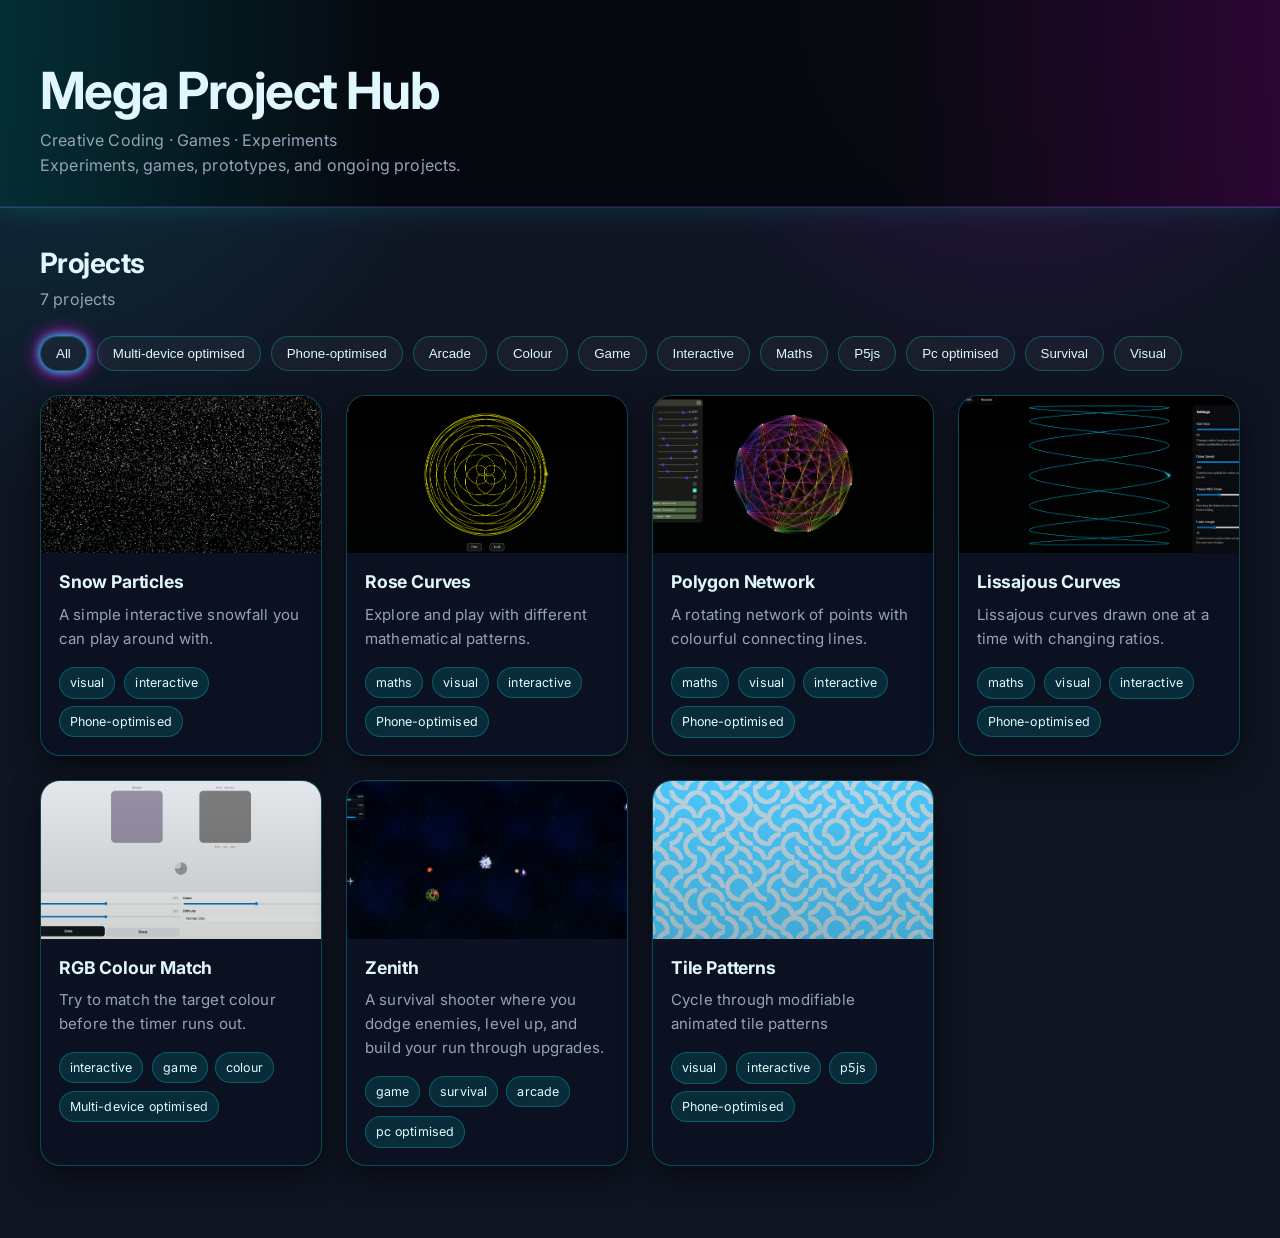
<file: index.html>
<!DOCTYPE html>
<html lang="en">
<head>
  <meta charset="UTF-8" />
  <meta name="viewport" content="width=device-width, initial-scale=1.0" />
  <title>Mega Project Hub</title>

  <!-- Font -->
  <link rel="preconnect" href="https://fonts.googleapis.com">
  <link rel="preconnect" href="https://fonts.gstatic.com" crossorigin>
  <link href="https://fonts.googleapis.com/css2?family=Inter:wght@400;500;600;700&display=swap" rel="stylesheet">

  <!-- CSS -->
  <link rel="stylesheet" href="css/main.css?v=2" />

  <!-- Favicon -->
  <link rel="icon" href="favicon.ico">
</head>

<body>
  <div class="app">

    <header class="site-header">
      <div class="header-inner">
        <h1>Mega Project Hub</h1>
        <p class="header-tag">Creative Coding · Games · Experiments</p>
        <p>Experiments, games, prototypes, and ongoing projects.</p>
      </div>
    </header>

    <main class="main-content">
      <section class="projects-section">

        <div class="section-head">
          <h2>Projects</h2>
          <p id="project-count" class="loading">Loading projects…</p>
        </div>

        <div class="projects-controls">
          <div id="tag-filters" class="tag-filters"></div>
        </div>

        <div id="projects-grid" class="projects-grid"></div>

      </section>
    </main>

  </div>

  <template id="project-card-template">
    <a class="project-card" href="#" data-tags="">
      <div class="project-thumb-wrap">
        <img class="project-thumb" src="" alt="" />
      </div>

      <div class="project-body">
        <h3 class="project-title"></h3>
        <p class="project-desc"></p>
        <div class="project-tags"></div>
      </div>
    </a>
  </template>

  <script src="js/main.js"></script>
</body>
</html>
</file>
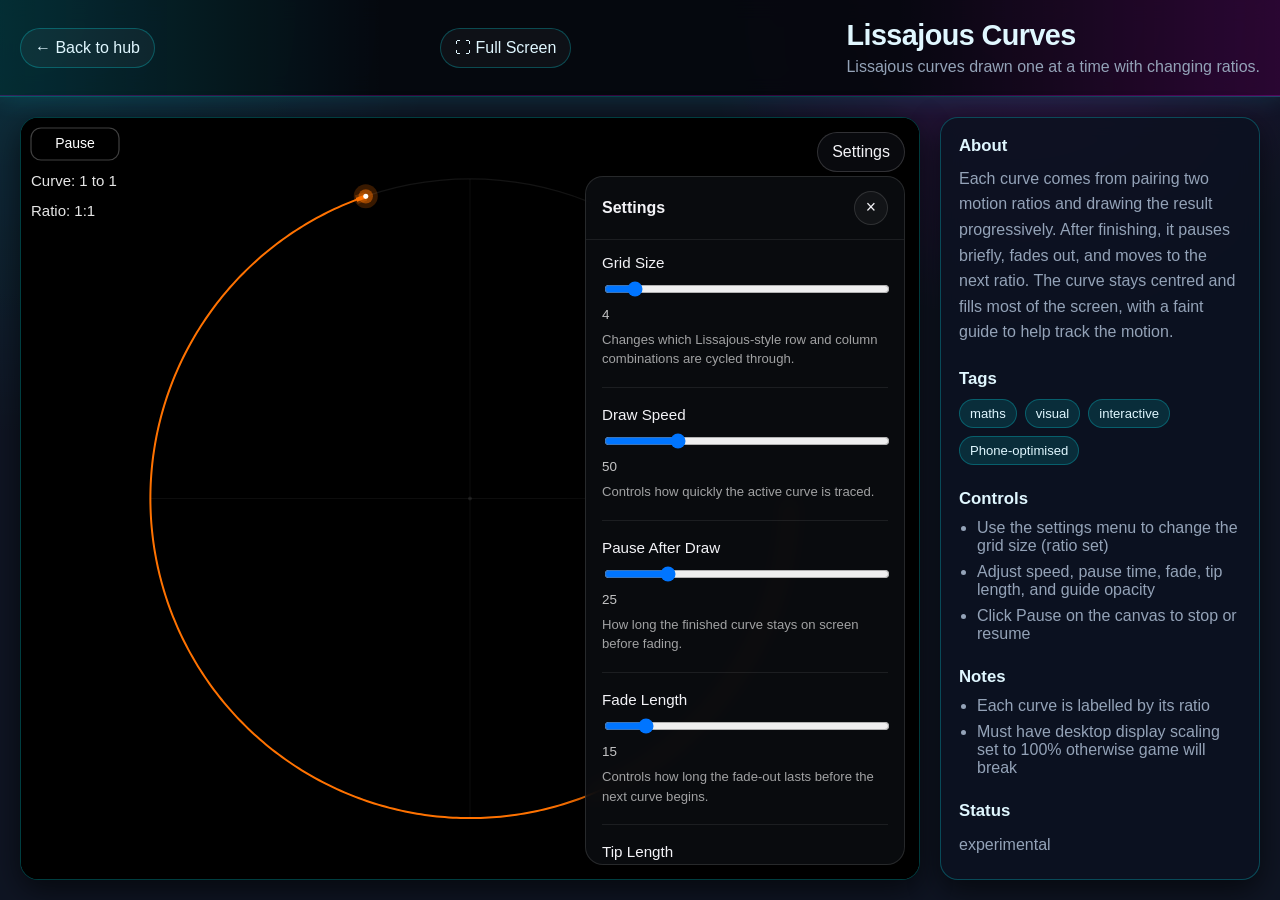
<file: projects/harmonic-grid-curves/index.html>
<!DOCTYPE html>
<html lang="en">
  <head>
    <meta charset="UTF-8" />
    <meta name="viewport" content="width=device-width, initial-scale=1.0" />
    <title>Loading...</title>
    <link rel="stylesheet" href="../../css/project-layout.css" />
    <link rel="stylesheet" href="./style.css" />
  </head>
  <body data-project-slug="harmonic-grid-curves">
    <div class="project-shell">
      <header class="project-header">
        <a class="back-link" href="../../index.html">← Back to hub</a>
        <a class="fullscreen-link" href="./fullscreen.html" target="_blank">
          ⛶ Full Screen
        </a>
        <div class="project-meta">
          <h1 id="project-title">Loading...</h1>
          <p id="project-description">Loading project description...</p>
        </div>
      </header>

      <main class="project-main">
        <section class="project-stage">
          <canvas id="canvas"></canvas>
          <button
            id="settings-toggle"
            class="settings-toggle"
            type="button"
            aria-expanded="true"
            aria-controls="project-settings"
          >
            Settings
          </button>

          <aside id="project-settings" class="project-settings">
            <div class="settings-header">
              <h2>Settings</h2>
              <button
                id="settings-close"
                class="settings-close"
                type="button"
                aria-label="Close settings"
              >
                ×
              </button>
            </div>

            <div class="settings-scroll">
              <label class="control-group">
                <span class="control-label">Grid Size</span>
                <input
                  id="grid-slider"
                  type="range"
                  min="2"
                  max="25"
                  value="4"
                />
                <span id="grid-value" class="control-value">4</span>
                <p class="control-help">
                  Changes which Lissajous-style row and column combinations are
                  cycled through.
                </p>
              </label>

              <label class="control-group">
                <span class="control-label">Draw Speed</span>
                <input
                  id="speed-slider"
                  type="range"
                  min="1"
                  max="200"
                  value="50"
                />
                <span id="speed-value" class="control-value">50</span>
                <p class="control-help">
                  Controls how quickly the active curve is traced.
                </p>
              </label>

              <label class="control-group">
                <span class="control-label">Pause After Draw</span>
                <input
                  id="pause-slider"
                  type="range"
                  min="0"
                  max="120"
                  value="25"
                />
                <span id="pause-value" class="control-value">25</span>
                <p class="control-help">
                  How long the finished curve stays on screen before fading.
                </p>
              </label>

              <label class="control-group">
                <span class="control-label">Fade Length</span>
                <input
                  id="fade-slider"
                  type="range"
                  min="0"
                  max="120"
                  value="15"
                />
                <span id="fade-value" class="control-value">15</span>
                <p class="control-help">
                  Controls how long the fade-out lasts before the next curve
                  begins.
                </p>
              </label>

              <label class="control-group">
                <span class="control-label">Tip Length</span>
                <input
                  id="tip-slider"
                  type="range"
                  min="4"
                  max="80"
                  value="10"
                />
                <span id="tip-value" class="control-value">10</span>
                <p class="control-help">
                  Adjusts the glowing tail behind the moving tip.
                </p>
              </label>

              <label class="control-group">
                <span class="control-label">Guide Opacity</span>
                <input
                  id="guide-slider"
                  type="range"
                  min="0"
                  max="25"
                  value="8"
                />
                <span id="guide-value" class="control-value">8</span>
                <p class="control-help">
                  Changes how visible the faint guide circle and crosshair are.
                </p>
              </label>
            </div>
          </aside>
        </section>

        <aside class="project-sidebar">
          <section class="sidebar-block">
            <h2>About</h2>
            <p id="project-long-description">Loading project details...</p>
          </section>

          <section class="sidebar-block">
            <h2>Tags</h2>
            <div id="project-tags" class="sidebar-tags"></div>
          </section>

          <section class="sidebar-block">
            <h2>Controls</h2>
            <ul id="project-controls"></ul>
          </section>

          <section class="sidebar-block">
            <h2>Notes</h2>
            <ul id="project-notes"></ul>
          </section>

          <section class="sidebar-block">
            <h2>Status</h2>
            <p id="project-status">Loading status...</p>
          </section>
        </aside>
      </main>
    </div>

    <script src="../../js/project-page.js"></script>
    <script src="../../js/project-boot.js"></script>
    <script src="./script.js"></script>
  </body>
</html>
</file>
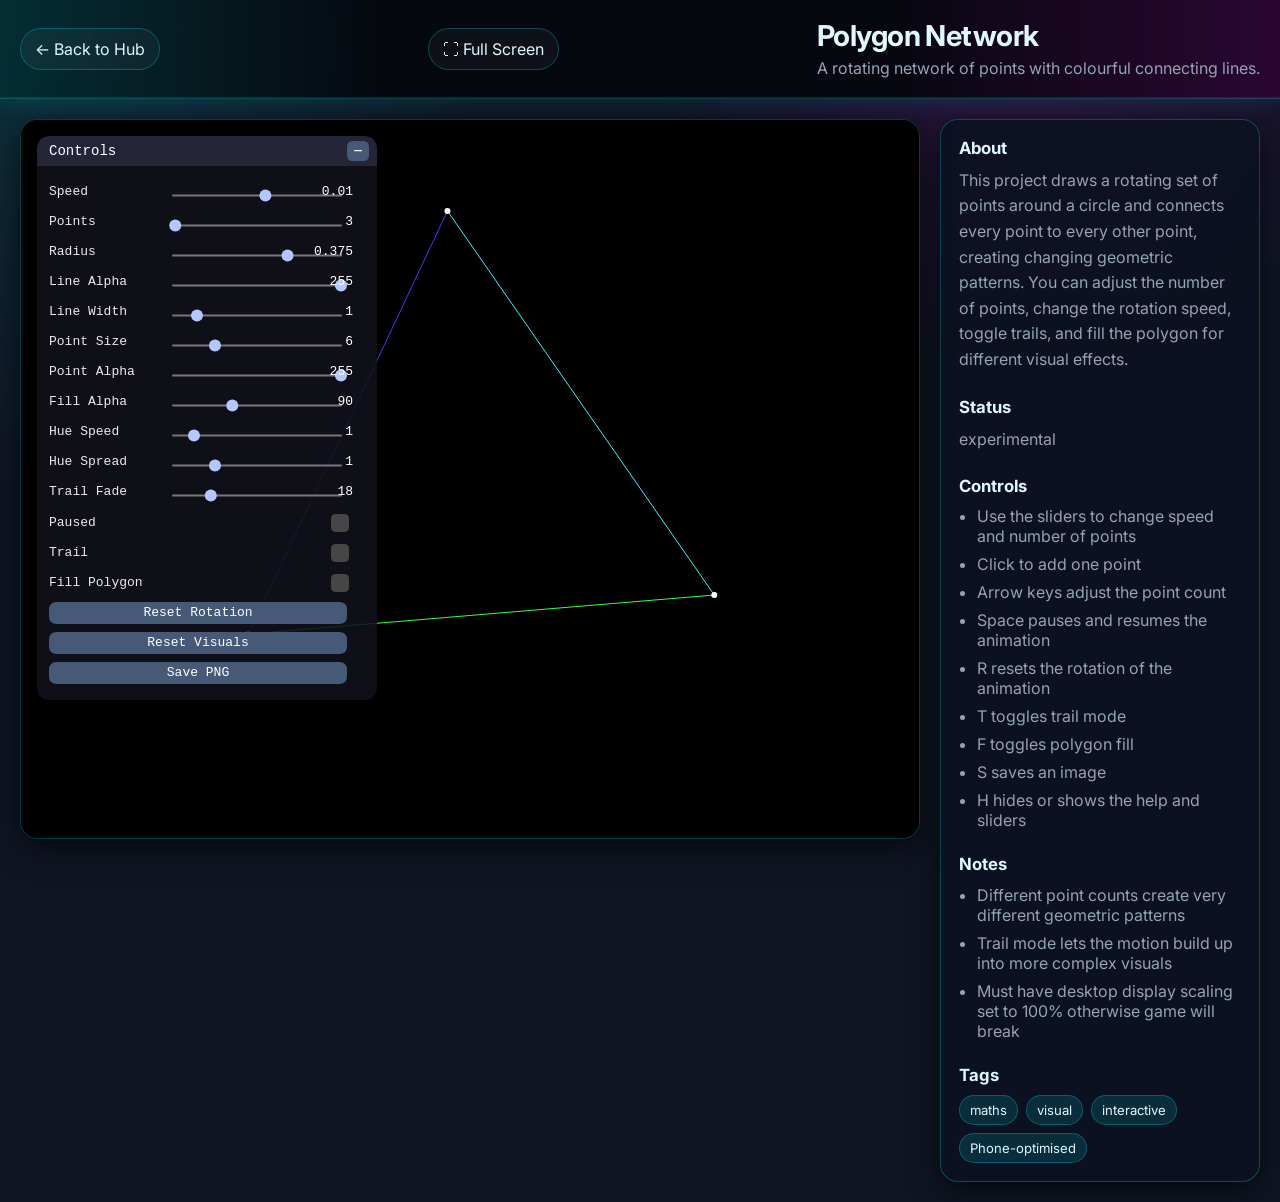
<file: projects/polygon-network/index.html>
<!DOCTYPE html>
<html lang="en">
  <head>
    <meta charset="UTF-8" />
    <meta name="viewport" content="width=device-width, initial-scale=1.0" />
    <title>Project</title>

    <link rel="preconnect" href="https://fonts.googleapis.com">
    <link rel="preconnect" href="https://fonts.gstatic.com" crossorigin>
    <link
      href="https://fonts.googleapis.com/css2?family=Inter:wght@400;500;600;700&display=swap"
      rel="stylesheet"
    >

    <link rel="stylesheet" href="../../css/project-layout.css" />
    <link rel="stylesheet" href="./style.css" />
  </head>
  <body data-project-slug="polygon-network">
    <div class="project-shell">
      <header class="project-header">
        <a class="back-link" href="../../index.html">← Back to Hub</a>
        <a class="fullscreen-link" href="./fullscreen.html" target="_blank">
          ⛶ Full Screen
        </a>
        <div class="project-meta">
          <h1 id="project-title">Loading...</h1>
          <p id="project-description">Loading project description...</p>
        </div>
      </header>

      <main class="project-main">
        <section class="project-stage" id="project-stage">
          <canvas id="polygon-canvas"></canvas>

          <!-- optional overlay / fallback title target -->
          <div class="project-overlay-title" id="overlay-title" hidden></div>
        </section>

        <aside class="project-sidebar">
          <div class="sidebar-block">
            <h2>About</h2>
            <p id="project-long-description">Loading project details...</p>
          </div>

          <div class="sidebar-block">
            <h2>Status</h2>
            <p id="project-status">Loading...</p>
          </div>

          <div class="sidebar-block">
            <h2>Controls</h2>
            <ul id="project-controls">
              <li>Loading controls...</li>
            </ul>
          </div>

          <div class="sidebar-block">
            <h2>Notes</h2>
            <ul id="project-notes">
              <li>Loading notes...</li>
            </ul>
          </div>

          <div class="sidebar-block">
            <h2>Tags</h2>
            <div class="sidebar-tags" id="project-tags"></div>
          </div>
        </aside>
      </main>
    </div>

    <script src="../../js/project-page.js"></script>
    <script src="../../js/project-boot.js"></script>
    <script src="./script.js"></script>
  </body>
</html>
</file>
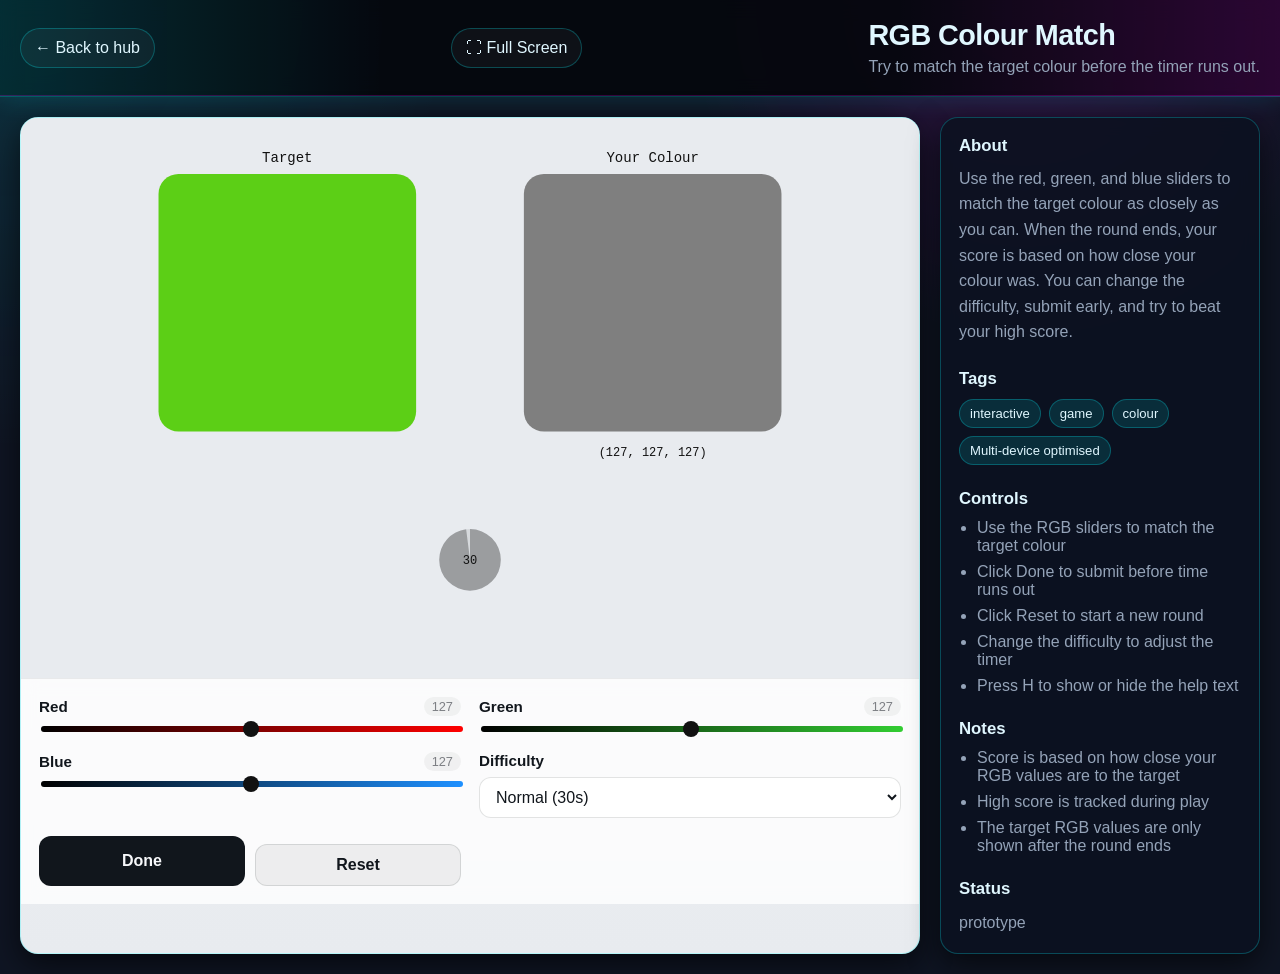
<file: projects/rgb-colour-match/index.html>
<!DOCTYPE html>
<html lang="en">
  <head>
    <meta charset="UTF-8" />
    <meta name="viewport" content="width=device-width, initial-scale=1.0" />
    <title>Loading...</title>

    <link rel="stylesheet" href="../../css/project-layout.css" />
    <link rel="stylesheet" href="./style.css" />
  </head>

  <body data-project-slug="rgb-colour-match">
    <div class="project-shell">
      <header class="project-header">
        <a class="back-link" href="../../index.html">← Back to hub</a>
        <a class="fullscreen-link" href="./fullscreen.html" target="_blank">
          ⛶ Full Screen
        </a>
        <div class="project-meta">
          <h1 id="project-title">Loading...</h1>
          <p id="project-description">Loading project description...</p>
        </div>
      </header>

      <main class="project-main">
        <section class="project-stage project-stage--stacked">
          <div class="canvas-wrap">
            <canvas id="canvas"></canvas>
          </div>

          <section class="game-controls" aria-label="Game controls">
            <div class="controls-grid">
              <div class="control-group">
                <div class="control-header">
                  <label class="control-label" for="slider-r">Red</label>
                  <span id="value-r" class="control-value">127</span>
                </div>
                <input
                  id="slider-r"
                  type="range"
                  min="0"
                  max="255"
                  value="127"
                />
              </div>

              <div class="control-group">
                <div class="control-header">
                  <label class="control-label" for="slider-g">Green</label>
                  <span id="value-g" class="control-value">127</span>
                </div>
                <input
                  id="slider-g"
                  type="range"
                  min="0"
                  max="255"
                  value="127"
                />
              </div>

              <div class="control-group">
                <div class="control-header">
                  <label class="control-label" for="slider-b">Blue</label>
                  <span id="value-b" class="control-value">127</span>
                </div>
                <input
                  id="slider-b"
                  type="range"
                  min="0"
                  max="255"
                  value="127"
                />
              </div>

              <div class="control-group">
                <label class="control-label" for="difficulty">Difficulty</label>
                <select id="difficulty">
                  <option value="3600">Easy (60s)</option>
                  <option value="1800" selected>Normal (30s)</option>
                  <option value="900">Hard (15s)</option>
                </select>
              </div>

              <div class="control-group control-group--buttons">
                <button id="btn-done" class="action-btn">Done</button>
                <button id="btn-reset" class="action-btn secondary">
                  Reset
                </button>
              </div>
            </div>
          </section>
        </section>

        <!-- SIDEBAR -->
        <aside class="project-sidebar">
          <section class="sidebar-block">
            <h2>About</h2>
            <p id="project-long-description">Loading project details...</p>
          </section>

          <section class="sidebar-block">
            <h2>Tags</h2>
            <div id="project-tags" class="sidebar-tags"></div>
          </section>

          <section class="sidebar-block">
            <h2>Controls</h2>
            <ul id="project-controls"></ul>
          </section>

          <section class="sidebar-block">
            <h2>Notes</h2>
            <ul id="project-notes"></ul>
          </section>

          <section class="sidebar-block">
            <h2>Status</h2>
            <p id="project-status">Loading status...</p>
          </section>
        </aside>
      </main>
    </div>

    <script src="../../js/project-page.js"></script>
    <script src="../../js/project-boot.js"></script>
    <script src="./script.js"></script>
  </body>
</html>
</file>
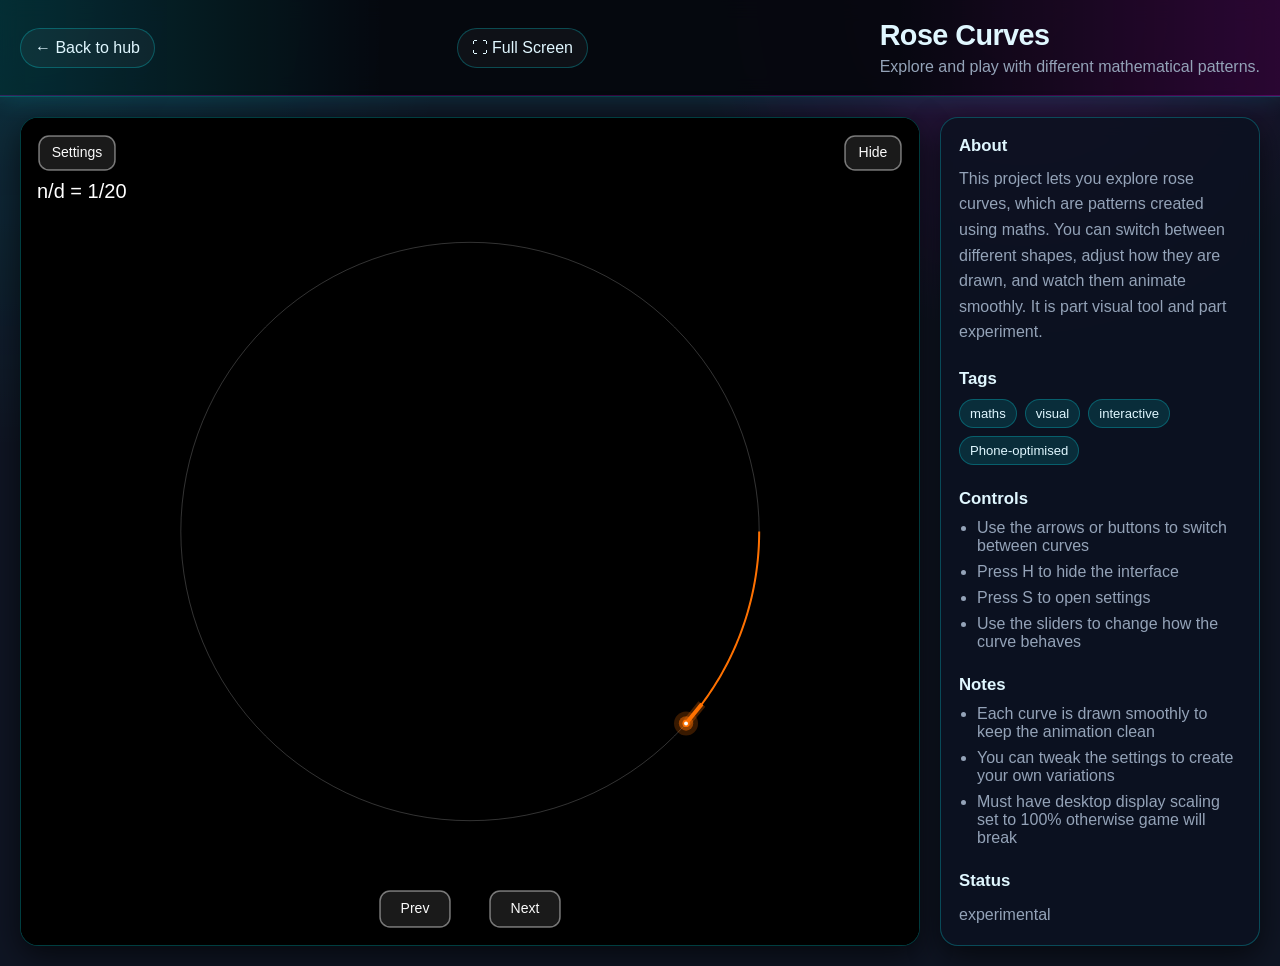
<file: projects/rose-curves-advanced/index.html>
<!DOCTYPE html>
<html lang="en">
  <head>
    <meta charset="UTF-8" />
    <meta name="viewport" content="width=device-width, initial-scale=1.0" />
    <title>Loading...</title>
    <link rel="stylesheet" href="../../css/project-layout.css" />
    <link rel="stylesheet" href="./style.css" />
  </head>
  <body data-project-slug="rose-curves-advanced">
    <div class="project-shell">
      <header class="project-header">
        <a class="back-link" href="../../index.html">← Back to hub</a>
        <a class="fullscreen-link" href="./fullscreen.html" target="_blank">
          ⛶ Full Screen
        </a>
        <div class="project-meta">
          <h1 id="project-title">Loading...</h1>
          <p id="project-description">Loading...</p>
        </div>
      </header>

      <main class="project-main">
        <section class="project-stage">
          <canvas id="canvas"></canvas>
        </section>

        <aside class="project-sidebar">
          <section class="sidebar-block">
            <h2>About</h2>
            <p id="project-long-description"></p>
          </section>

          <section class="sidebar-block">
            <h2>Tags</h2>
            <div id="project-tags" class="sidebar-tags"></div>
          </section>

          <section class="sidebar-block">
            <h2>Controls</h2>
            <ul id="project-controls"></ul>
          </section>

          <section class="sidebar-block">
            <h2>Notes</h2>
            <ul id="project-notes"></ul>
          </section>

          <section class="sidebar-block">
            <h2>Status</h2>
            <p id="project-status"></p>
          </section>
        </aside>
      </main>
    </div>

    <script src="../../js/project-page.js"></script>
    <script src="../../js/project-boot.js"></script>
    <script src="./script.js"></script>
  </body>
</html>
</file>
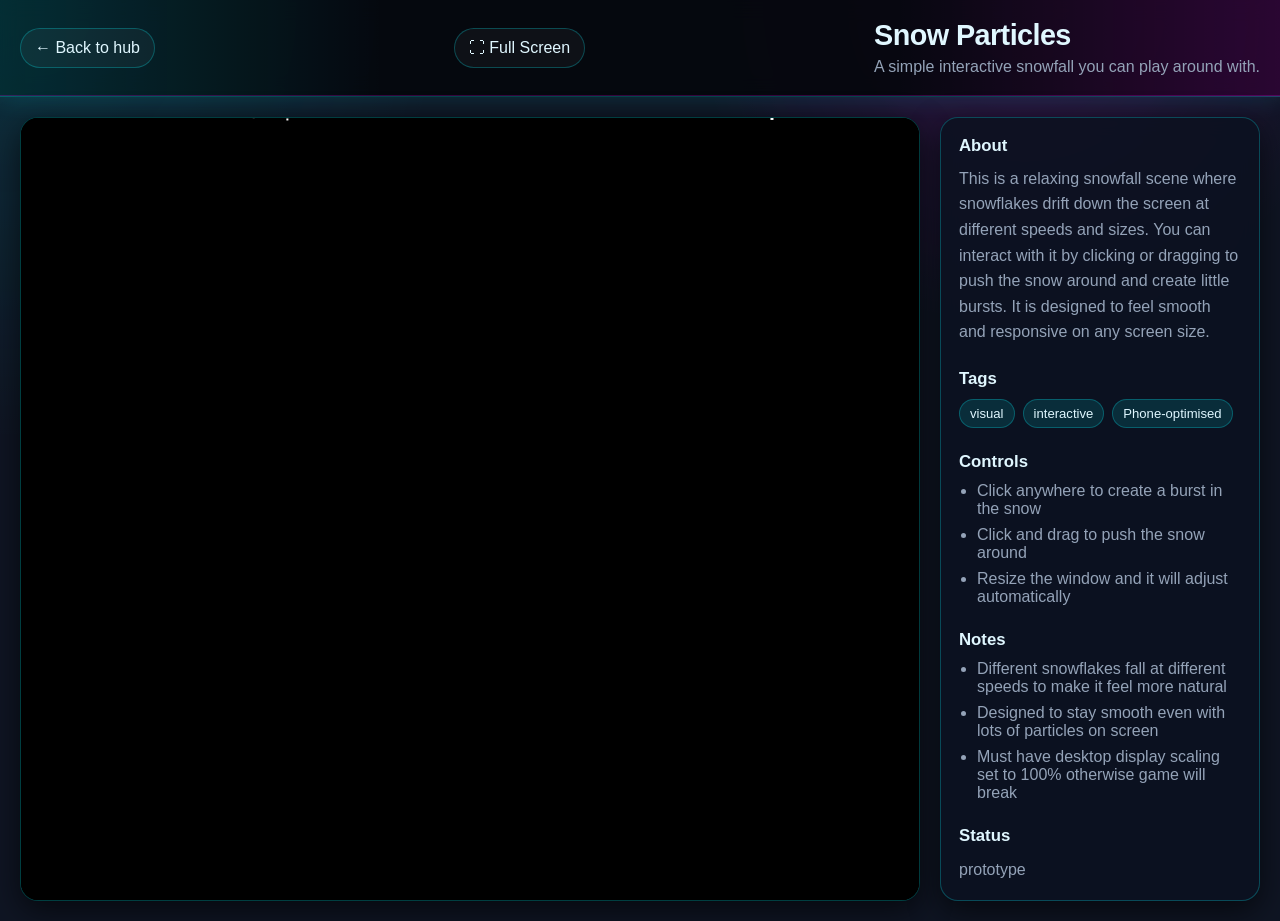
<file: projects/snow-particles/index.html>
<!DOCTYPE html>
<html lang="en">
<head>
  <meta charset="UTF-8" />
  <meta name="viewport" content="width=device-width, initial-scale=1.0" />
  <title>Loading...</title>
  <link rel="stylesheet" href="../../css/project-layout.css" />
  <link rel="stylesheet" href="./style.css" />
</head>
<body data-project-slug="snow-particles">
  <div class="project-shell">
    <header class="project-header">
      <a class="back-link" href="../../index.html">← Back to hub</a>
      <a class="fullscreen-link" href="./fullscreen.html" target="_blank">
          ⛶ Full Screen
      </a>
      <div class="project-meta">
        <h1 id="project-title">Loading...</h1>
        <p id="project-description">Loading project description...</p>
      </div>
    </header>

    <main class="project-main">
      <section class="project-stage">
        <canvas id="canvas"></canvas>
        
      </section>

      <aside class="project-sidebar">
        <section class="sidebar-block">
          <h2>About</h2>
          <p id="project-long-description">Loading project details...</p>
        </section>

        <section class="sidebar-block">
          <h2>Tags</h2>
          <div id="project-tags" class="sidebar-tags"></div>
        </section>

        <section class="sidebar-block">
          <h2>Controls</h2>
          <ul id="project-controls"></ul>
        </section>

        <section class="sidebar-block">
          <h2>Notes</h2>
          <ul id="project-notes"></ul>
        </section>

        <section class="sidebar-block">
          <h2>Status</h2>
          <p id="project-status">Loading status...</p>
        </section>
      </aside>
    </main>
  </div>

  <script src="../../js/project-page.js"></script>
  <script src="../../js/project-boot.js"></script>
  <script src="./script.js"></script>
</body>
</html>
</file>
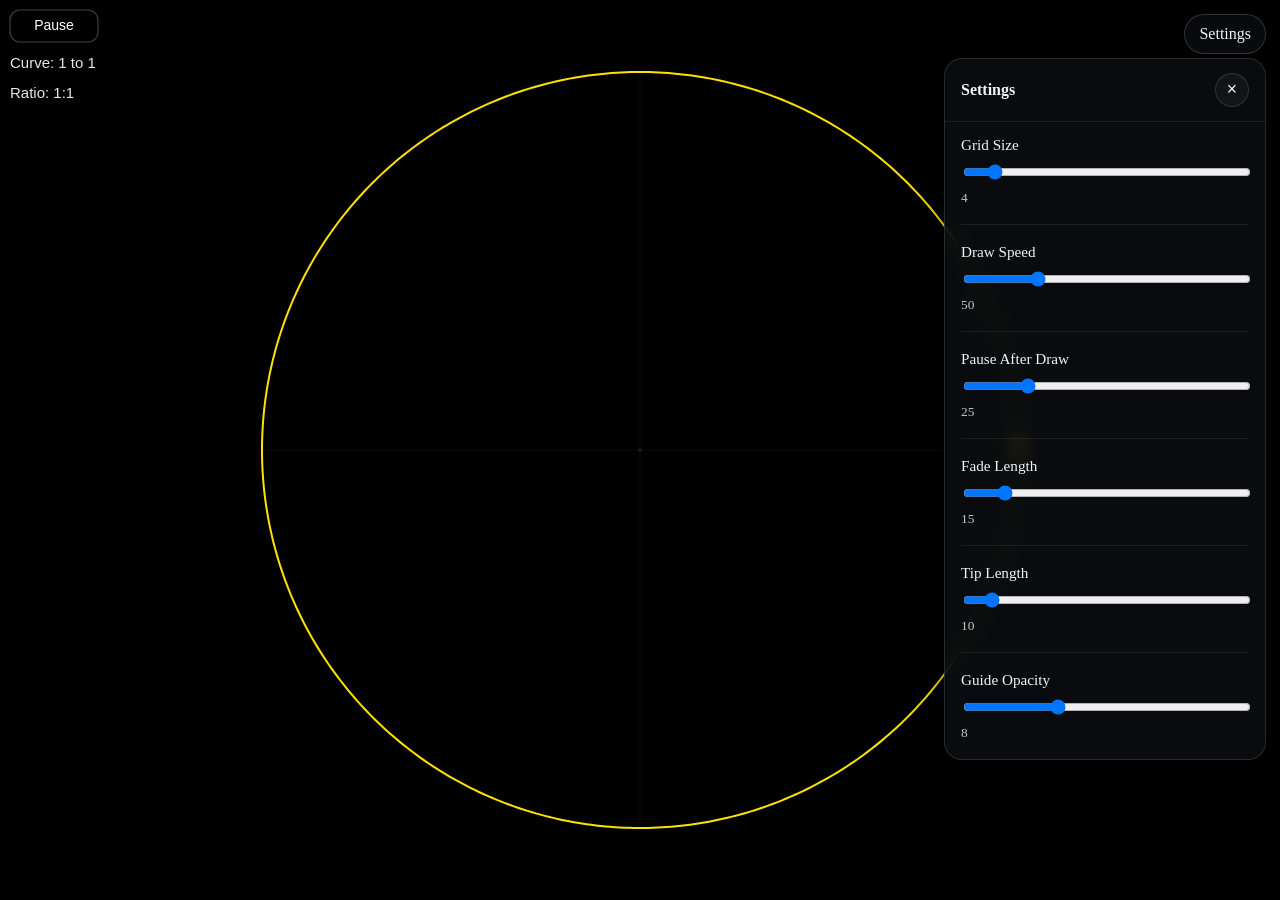
<file: projects/harmonic-grid-curves/fullscreen.html>
<!DOCTYPE html>
<html lang="en">
<head>
  <meta charset="UTF-8" />
  <meta name="viewport" content="width=device-width, initial-scale=1.0" />
  <title>Lissajous Curves - Fullscreen</title>

  <link rel="stylesheet" href="./style.css" />

  <style>
    html,
    body {
      margin: 0;
      padding: 0;
      width: 100%;
      height: 100%;
      overflow: hidden;
      background: black;
    }

    .project-stage {
      width: 100vw;
      height: 100vh;
      min-height: 100vh;
      position: relative;
      overflow: hidden;
      background: black;
      border-radius: 0;
    }

    #canvas {
      width: 100%;
      height: 100%;
      min-height: 100vh;
      display: block;
      background: black;
    }
  </style>
</head>

<body>
  <section class="project-stage">
    <canvas id="canvas"></canvas>

    <button
      id="settings-toggle"
      class="settings-toggle"
      type="button"
      aria-expanded="true"
      aria-controls="project-settings"
    >
      Settings
    </button>

    <aside id="project-settings" class="project-settings">
      <div class="settings-header">
        <h2>Settings</h2>
        <button
          id="settings-close"
          class="settings-close"
          type="button"
          aria-label="Close settings"
        >
          ×
        </button>
      </div>

      <div class="settings-scroll">
        <label class="control-group">
          <span class="control-label">Grid Size</span>
          <input id="grid-slider" type="range" min="2" max="25" value="4" />
          <span id="grid-value" class="control-value">4</span>
        </label>

        <label class="control-group">
          <span class="control-label">Draw Speed</span>
          <input id="speed-slider" type="range" min="1" max="200" value="50" />
          <span id="speed-value" class="control-value">50</span>
        </label>

        <label class="control-group">
          <span class="control-label">Pause After Draw</span>
          <input id="pause-slider" type="range" min="0" max="120" value="25" />
          <span id="pause-value" class="control-value">25</span>
        </label>

        <label class="control-group">
          <span class="control-label">Fade Length</span>
          <input id="fade-slider" type="range" min="0" max="120" value="15" />
          <span id="fade-value" class="control-value">15</span>
        </label>

        <label class="control-group">
          <span class="control-label">Tip Length</span>
          <input id="tip-slider" type="range" min="4" max="80" value="10" />
          <span id="tip-value" class="control-value">10</span>
        </label>

        <label class="control-group">
          <span class="control-label">Guide Opacity</span>
          <input id="guide-slider" type="range" min="0" max="25" value="8" />
          <span id="guide-value" class="control-value">8</span>
        </label>
      </div>
    </aside>
  </section>

  <script src="../../js/project-boot.js"></script>
  <script src="./script.js"></script>
</body>
</html>
</file>
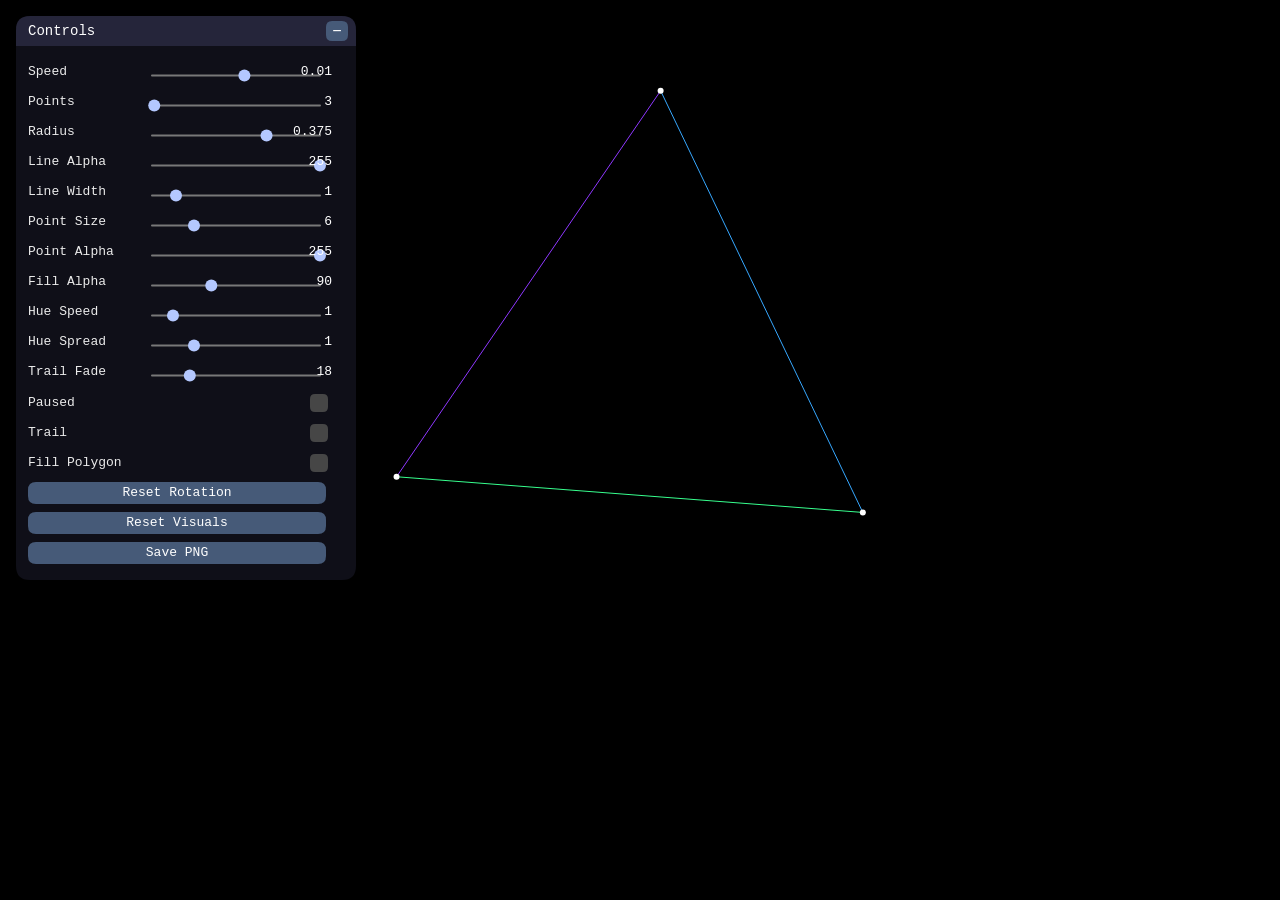
<file: projects/polygon-network/fullscreen.html>
<!DOCTYPE html>
<html lang="en">
<head>
  <meta charset="UTF-8" />
  <meta name="viewport" content="width=device-width, initial-scale=1.0" />
  <title>Polygon Network - Full Screen</title>

  <style>
    html,
    body {
      margin: 0;
      padding: 0;
      width: 100%;
      height: 100%;
      overflow: hidden;
      background: black;
    }

    #project-stage {
      width: 100vw;
      height: 100vh;
      position: relative;
      overflow: hidden;
      background: black;
      touch-action: none;
    }

    #polygon-canvas {
      display: block;
      width: 100%;
      height: 100%;
      background: black;
      cursor: crosshair;
    }
  </style>
</head>

<body>
  <section id="project-stage">
    <canvas id="polygon-canvas"></canvas>
  </section>

  <script src="./script.js"></script>
</body>
</html>
</file>
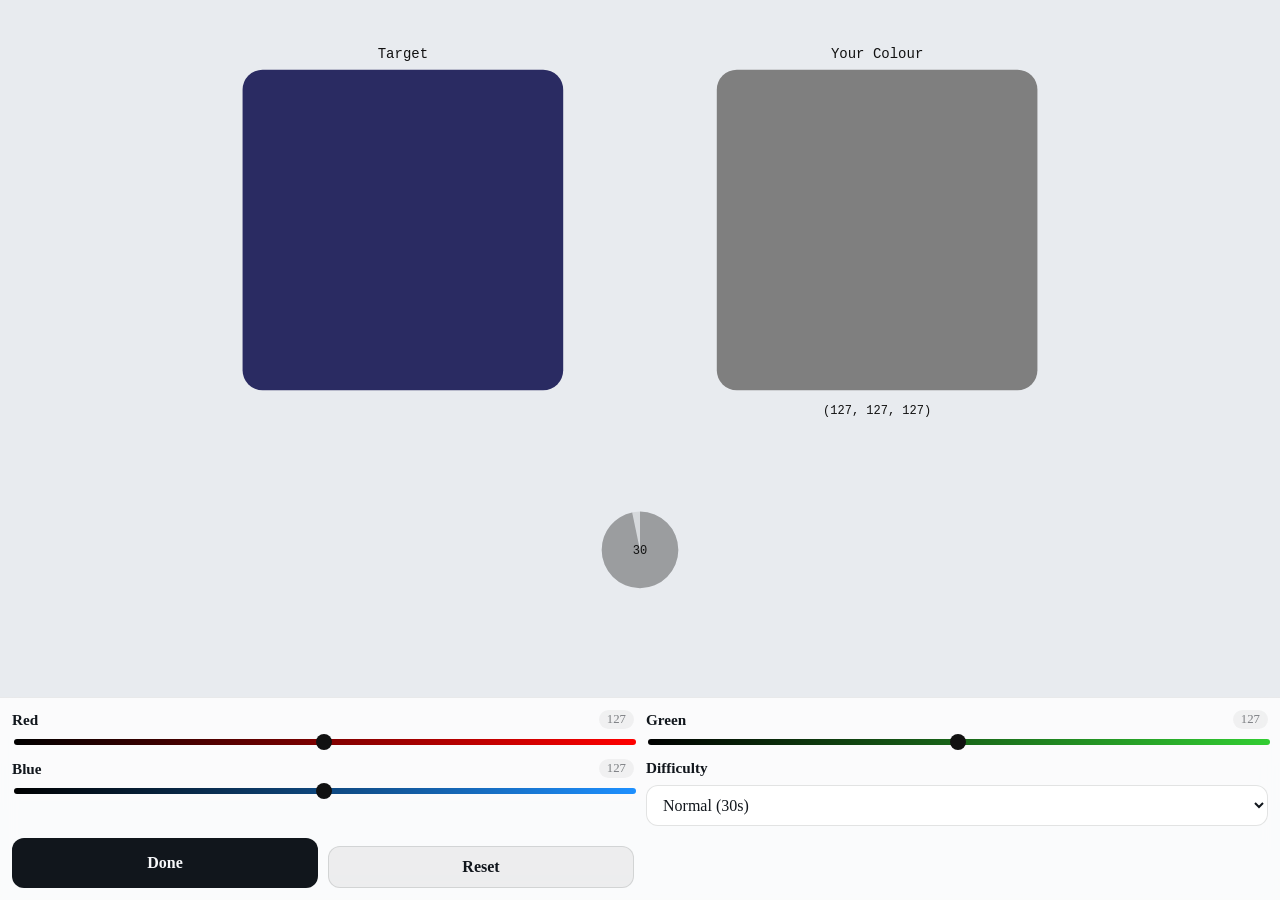
<file: projects/rgb-colour-match/fullscreen.html>
<!DOCTYPE html>
<html lang="en">
  <head>
    <meta charset="UTF-8" />
    <meta name="viewport" content="width=device-width, initial-scale=1.0" />
    <title>RGB Colour Match - Fullscreen</title>

    <link rel="stylesheet" href="./style.css" />

    <style>
      html,
      body {
        margin: 0;
        padding: 0;
        width: 100%;
        height: 100%;
        overflow: hidden;
        background: #e8ebef;
      }

      .project-stage {
        width: 100vw;
        height: 100vh;
        display: grid;
        grid-template-rows: 1fr auto;
        overflow: hidden;
      }

      .canvas-wrap {
        min-height: 0;
        height: auto;
      }

      #canvas {
        width: 100%;
        height: 100%;
        min-height: 0;
        display: block;
      }

      .game-controls {
        max-height: 42vh;
        overflow-y: auto;
        flex-shrink: 0;
      }

      .controls-grid {
        padding: 12px;
        gap: 12px;
      }

      @media (max-height: 700px) {
        .game-controls {
          max-height: 50vh;
        }

        .controls-grid {
          grid-template-columns: 1fr 1fr;
          padding: 10px;
          gap: 10px;
        }

        .control-group--buttons {
          grid-template-columns: 1fr 1fr;
        }
      }
    </style>
  </head>

  <body>
    <section class="project-stage project-stage--stacked">
      <div class="canvas-wrap">
        <canvas id="canvas"></canvas>
      </div>

      <section class="game-controls">
        <div class="controls-grid">
          <div class="control-group">
            <div class="control-header">
              <label class="control-label">Red</label>
              <span id="value-r" class="control-value">127</span>
            </div>
            <input id="slider-r" type="range" min="0" max="255" value="127" />
          </div>

          <div class="control-group">
            <div class="control-header">
              <label class="control-label">Green</label>
              <span id="value-g" class="control-value">127</span>
            </div>
            <input id="slider-g" type="range" min="0" max="255" value="127" />
          </div>

          <div class="control-group">
            <div class="control-header">
              <label class="control-label">Blue</label>
              <span id="value-b" class="control-value">127</span>
            </div>
            <input id="slider-b" type="range" min="0" max="255" value="127" />
          </div>

          <div class="control-group">
            <label class="control-label">Difficulty</label>
            <select id="difficulty">
              <option value="3600">Easy (60s)</option>
              <option value="1800" selected>Normal (30s)</option>
              <option value="900">Hard (15s)</option>
            </select>
          </div>

          <div class="control-group control-group--buttons">
            <button id="btn-done" class="action-btn">Done</button>
            <button id="btn-reset" class="action-btn secondary">Reset</button>
          </div>
        </div>
      </section>
    </section>

    <script src="../../js/project-boot.js"></script>
    <script src="./script.js"></script>
  </body>
</html>
</file>
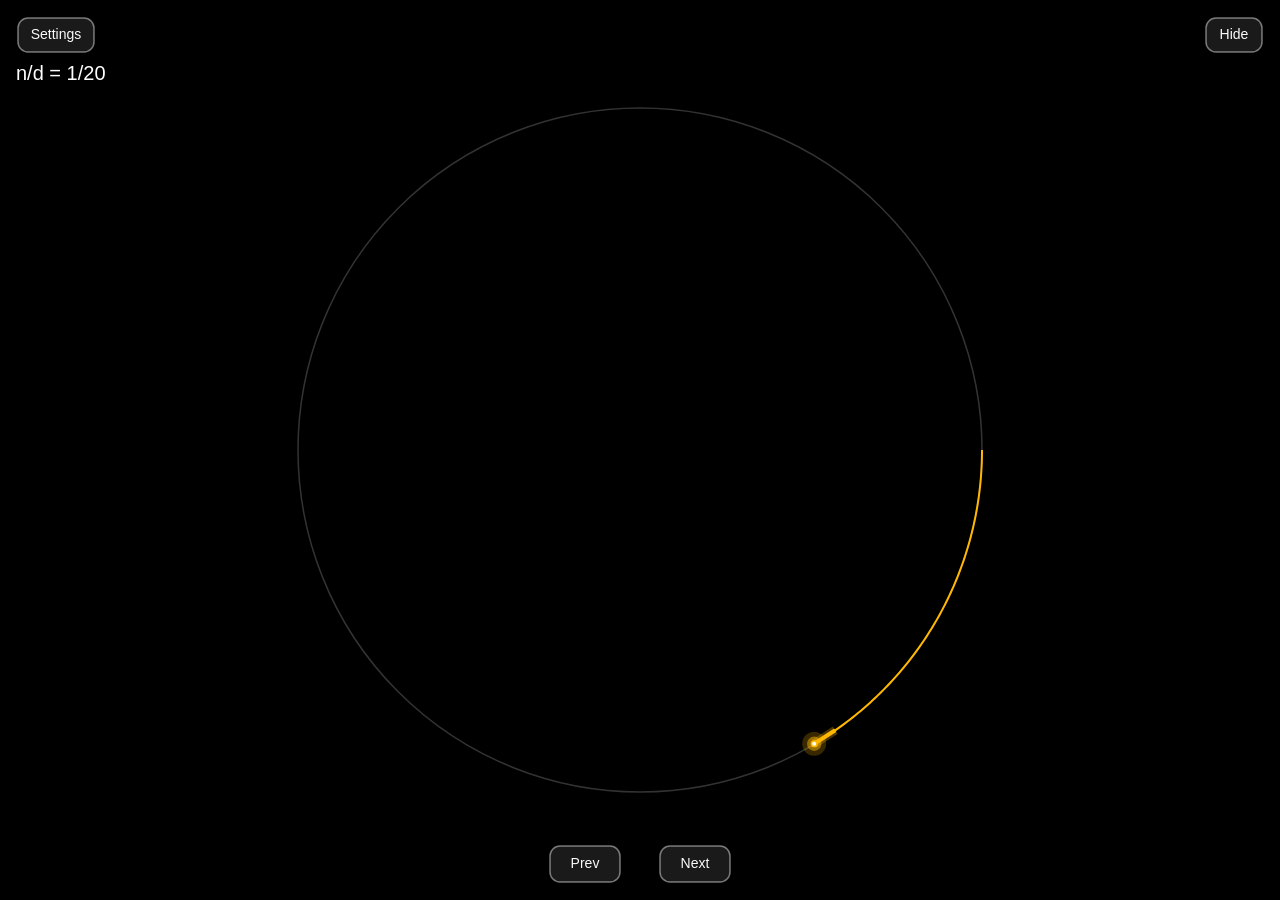
<file: projects/rose-curves-advanced/fullscreen.html>
<!DOCTYPE html>
<html lang="en">
<head>
  <meta charset="UTF-8" />
  <meta name="viewport" content="width=device-width, initial-scale=1.0" />
  <title>Fullscreen</title>

  <style>
    html, body {
      margin: 0;
      padding: 0;
      width: 100%;
      height: 100%;
      overflow: hidden;
      background: black;
    }

    canvas {
      width: 100vw;
      height: 100vh;
      display: block;
      background: black;
    }
  </style>
</head>

<body>
  <canvas id="canvas"></canvas>

  <script src="../../js/project-boot.js"></script>
  <script src="./script.js"></script>
</body>
</html>
</file>
<file: css/main.css>
:root {
  --bg: #05070d;
  --bg-2: #0b0f1a;
  --panel: rgba(12, 18, 32, 0.88);
  --panel-hover: rgba(18, 28, 48, 0.96);

  --border: rgba(0, 245, 255, 0.25);
  --border-strong: rgba(255, 0, 255, 0.42);

  --text: #e0f7ff;
  --muted: #94a3b8;

  --accent: #00f5ff;
  --accent-2: #ff00ff;
  --accent-soft: rgba(0, 245, 255, 0.12);
  --accent-soft-2: rgba(255, 0, 255, 0.12);

  --thumb-bg: #0f172a;
  --tag-text: #dffcff;

  --shadow: 0 10px 30px rgba(0, 0, 0, 0.6);
  --shadow-hover:
    0 0 18px rgba(0, 245, 255, 0.22),
    0 0 32px rgba(255, 0, 255, 0.16),
    0 20px 50px rgba(0, 0, 0, 0.82);
}

* {
  box-sizing: border-box;
}

html,
body {
  margin: 0;
  padding: 0;
  min-height: 100%;
  background: radial-gradient(
      circle at top left,
      var(--accent-soft),
      transparent 28%
    ),
    radial-gradient(circle at 80% 0%, var(--accent-soft-2), transparent 24%),
    var(--panel);
  color: var(--text);
  font-family: Inter, Arial, Helvetica, sans-serif;
}

body {
  line-height: 1.55;
  letter-spacing: 0.01em;
}

img {
  display: block;
  max-width: 100%;
}

a {
  color: inherit;
  text-decoration: none;
}

a:focus-visible,
button:focus-visible {
  outline: 2px solid var(--accent-2);
  outline-offset: 3px;
}

.site-header {
  padding: 64px 20px 30px;
  border-bottom: 1px solid var(--border);
  background:
    linear-gradient(90deg, rgba(0, 245, 255, 0.15), transparent 30%),
    linear-gradient(270deg, rgba(255, 0, 255, 0.15), transparent 30%),
    rgba(5, 7, 13, 0.9);
  box-shadow:
    0 0 25px rgba(0, 245, 255, 0.15),
    inset 0 -1px 0 rgba(255, 0, 255, 0.2);
}

.header-inner,
.main-content {
  width: min(1200px, calc(100% - 32px));
  margin: 0 auto;
}

.site-header h1 {
  margin: 0 0 10px;
  font-size: clamp(2.2rem, 4vw, 3.4rem);
  line-height: 1.05;
  letter-spacing: -0.03em;
}

.site-header p {
  margin: 0;
  max-width: 720px;
  color: var(--muted);
}

.main-content {
  padding: 40px 0 72px;
}

.section-head {
  margin-bottom: 24px;
}

.section-head h2 {
  margin: 0 0 8px;
  font-size: 1.75rem;
  line-height: 1.1;
  letter-spacing: -0.02em;
}

.section-head p {
  margin: 0;
  max-width: 60ch;
  color: var(--muted);
}

.projects-grid {
  display: grid;
  grid-template-columns: repeat(auto-fit, minmax(280px, 1fr));
  gap: 24px;
}

.project-card {
  position: relative;
  display: flex;
  flex-direction: column;
  min-height: 100%;
  background: var(--panel);
  border: 1px solid var(--border);
  border-radius: 20px;
  overflow: hidden;
  box-shadow: var(--shadow);
  backdrop-filter: blur(10px);
  transition: transform 0.22s ease, background 0.22s ease,
    border-color 0.22s ease, box-shadow 0.22s ease;
}

.project-card::before {
  content: '';
  position: absolute;
  inset: 0;
  pointer-events: none;
  background: linear-gradient(
    180deg,
    rgba(255, 255, 255, 0.08),
    rgba(255, 255, 255, 0.02) 22%,
    transparent 45%
  );
}

.project-card:hover {
  transform: translateY(-6px);
  background: var(--panel-hover);
  border-color: var(--border-strong);
  box-shadow: var(--shadow-hover);
}

.project-thumb-wrap {
  position: relative;
  aspect-ratio: 16 / 9;
  background: var(--thumb-bg);
  overflow: hidden;
}

.project-thumb-wrap::after {
  content: '';
  position: absolute;
  inset: 0;
  background: linear-gradient(
    180deg,
    rgba(8, 20, 12, 0.02),
    rgba(8, 20, 12, 0.18)
  );
  pointer-events: none;
}

.project-thumb {
  width: 100%;
  height: 100%;
  object-fit: cover;
  transform: scale(1);
  transition: transform 0.35s ease;
}

.project-card:hover .project-thumb {
  transform: scale(1.04);
}

.project-body {
  display: flex;
  flex-direction: column;
  gap: 10px;
  padding: 18px;
}

.project-title {
  margin: 0;
  font-size: 1.1rem;
  line-height: 1.2;
  letter-spacing: -0.01em;
  color: var(--text);
}

.project-desc {
  margin: 0;
  color: var(--muted);
  font-size: 0.94rem;
  line-height: 1.6;
}

.project-tags {
  display: flex;
  flex-wrap: wrap;
  gap: 8px;
  margin-top: 6px;
}

.project-tag {
  border: 1px solid var(--border);
  background: var(--accent-soft);
  padding: 5px 10px;
  border-radius: 999px;
  font-size: 0.78rem;
  color: var(--tag-text);
  backdrop-filter: blur(6px);
}

.tag-filters {
  display: flex;
  flex-wrap: wrap;
  gap: 10px;
  margin-bottom: 24px;
}

.tag-filter-btn {
  padding: 9px 15px;
  border: 1px solid var(--border);
  border-radius: 999px;
  background: rgba(255, 255, 255, 0.04);
  color: var(--text);
  cursor: pointer;
  transition: border-color 0.18s ease, background 0.18s ease,
    transform 0.18s ease, color 0.18s ease, box-shadow 0.18s ease;
}

.tag-filter-btn:hover {
  border-color: var(--accent);
  background: var(--accent-soft);
  transform: translateY(-1px);
}

.tag-filter-btn.active {
  box-shadow:
    0 0 10px var(--accent),
    0 0 20px var(--accent-2);
}
</file>
<file: css/project-layout.css>
:root {
  --bg: #05070d;
  --bg-2: #0b0f1a;
  --panel: rgba(12, 18, 32, 0.88);
  --panel-hover: rgba(18, 28, 48, 0.96);

  --border: rgba(0, 245, 255, 0.25);
  --border-strong: rgba(255, 0, 255, 0.42);

  --text: #e0f7ff;
  --muted: #94a3b8;

  --accent: #00f5ff;
  --accent-2: #ff00ff;
  --accent-soft: rgba(0, 245, 255, 0.12);
  --accent-soft-2: rgba(255, 0, 255, 0.12);

  --thumb-bg: #0f172a;
  --tag-text: #dffcff;

  --shadow: 0 10px 30px rgba(0, 0, 0, 0.6);
  --shadow-hover:
    0 0 18px rgba(0, 245, 255, 0.22),
    0 0 32px rgba(255, 0, 255, 0.16),
    0 20px 50px rgba(0, 0, 0, 0.82);
}

* {
  box-sizing: border-box;
}

html,
body {
  margin: 0;
  padding: 0;
  min-height: 100%;
  background: radial-gradient(
      circle at top left,
      var(--accent-soft),
      transparent 28%
    ),
    radial-gradient(circle at 80% 0%, var(--accent-soft-2), transparent 24%),
    var(--panel);
  color: var(--text);
  font-family: Inter, Arial, Helvetica, sans-serif;
}

a {
  color: inherit;
  text-decoration: none;
}

.project-shell {
  min-height: 100vh;
  display: flex;
  flex-direction: column;
}

.project-header {
  display: flex;
  flex-wrap: wrap;
  gap: 16px;
  align-items: center;
  justify-content: space-between;
  padding: 20px;
  border-bottom: 1px solid var(--border);
  background:
    linear-gradient(90deg, rgba(0, 245, 255, 0.15), transparent 30%),
    linear-gradient(270deg, rgba(255, 0, 255, 0.15), transparent 30%),
    rgba(5, 7, 13, 0.9);
  box-shadow:
    0 0 25px rgba(0, 245, 255, 0.15),
    inset 0 -1px 0 rgba(255, 0, 255, 0.2);
  backdrop-filter: blur(10px);
}

.back-link {
  display: inline-block;
  padding: 10px 14px;
  border-radius: 999px;
  border: 1px solid var(--border);
  background: rgba(255, 255, 255, 0.04);
  transition: border-color 0.18s ease, background 0.18s ease,
    transform 0.18s ease, box-shadow 0.18s ease;
}

.back-link:hover {
  border-color: var(--accent);
  background: var(--accent-soft);
  transform: translateY(-1px);
  box-shadow: 0 8px 20px rgba(56, 189, 248, 0.18);
}

.project-meta h1 {
  margin: 0 0 6px;
  font-size: 1.8rem;
  line-height: 1.1;
  letter-spacing: -0.02em;
}

.project-meta p {
  margin: 0;
  color: var(--muted);
}

.project-main {
  display: grid;
  grid-template-columns: 1fr 320px;
  gap: 20px;
  padding: 20px;
  min-height: 0;
  flex: 1;
}

.project-stage,
.project-sidebar {
  min-height: 0;
  border: 1px solid var(--border);
  border-radius: 18px;
  overflow: hidden;
  background: var(--panel);
  box-shadow: var(--shadow);
  backdrop-filter: blur(10px);
}

.project-stage {
  position: relative;
}

.project-sidebar {
  padding: 18px;
}

.sidebar-block + .sidebar-block {
  margin-top: 24px;
}

.project-sidebar h2 {
  margin: 0 0 10px;
  font-size: 1.05rem;
  line-height: 1.2;
}

.project-sidebar p {
  margin: 0;
  color: var(--muted);
  line-height: 1.6;
}

.project-sidebar ul {
  margin: 0;
  padding-left: 18px;
  color: var(--muted);
}

.project-sidebar li + li {
  margin-top: 8px;
}

.sidebar-tags {
  display: flex;
  flex-wrap: wrap;
  gap: 8px;
}

.sidebar-tag {
  border: 1px solid var(--border);
  background: var(--accent-soft);
  color: var(--text);
  padding: 6px 10px;
  border-radius: 999px;
  font-size: 0.82rem;
}

@media (max-width: 900px) {
  .project-main {
    grid-template-columns: 1fr;
  }
}
.fullscreen-link {
  display: inline-block;
  padding: 10px 14px;
  border-radius: 999px;
  border: 1px solid var(--border);
  background: rgba(255, 255, 255, 0.04);
  margin-left: 10px;

  transition:
    border-color 0.18s ease,
    background 0.18s ease,
    transform 0.18s ease,
    box-shadow 0.18s ease;
}

.fullscreen-link:hover {
  border-color: var(--accent);
  background: var(--accent-soft);
  transform: translateY(-1px);
  box-shadow:
    0 0 12px var(--accent),
    0 0 24px var(--accent-2);
}
</file>
<file: projects/harmonic-grid-curves/style.css>
.project-stage {
  position: relative;
  background: #000;
  min-height: 70vh;
}

#canvas {
  display: block;
  width: 100%;
  height: 100%;
  min-height: 70vh;
  background: #000;
}

.canvas-overlay {
  position: absolute;
  top: 14px;
  left: 14px;
  pointer-events: none;
  z-index: 3;
}

.overlay-pill {
  padding: 8px 12px;
  border-radius: 999px;
  background: rgba(15, 15, 20, 0.7);
  border: 1px solid rgba(255, 255, 255, 0.14);
  color: #f3f3f7;
  font-size: 0.9rem;
  backdrop-filter: blur(4px);
}

.settings-toggle {
  position: absolute;
  top: 14px;
  right: 14px;
  z-index: 6;
  border: 1px solid rgba(255, 255, 255, 0.16);
  background: rgba(12, 14, 18, 0.78);
  color: #f3f3f7;
  padding: 10px 14px;
  border-radius: 999px;
  font: inherit;
  cursor: pointer;
  backdrop-filter: blur(8px);
  transition: background 0.18s ease, border-color 0.18s ease, transform 0.18s ease;
}

.settings-toggle:hover {
  background: rgba(22, 26, 32, 0.88);
  border-color: rgba(255, 255, 255, 0.26);
  transform: translateY(-1px);
}

.project-settings {
  position: absolute;
  top: 58px;
  right: 14px;
  width: min(320px, calc(100% - 28px));
  max-height: calc(100% - 72px);
  display: flex;
  flex-direction: column;
  z-index: 5;
  border-radius: 18px;
  background: rgba(12, 14, 18, 0.82);
  border: 1px solid rgba(255, 255, 255, 0.12);
  box-shadow: 0 18px 40px rgba(0, 0, 0, 0.42);
  backdrop-filter: blur(10px);
  overflow: hidden;
}

.project-settings.is-hidden {
  display: none;
}

.settings-header {
  display: flex;
  align-items: center;
  justify-content: space-between;
  gap: 12px;
  padding: 14px 16px;
  border-bottom: 1px solid rgba(255, 255, 255, 0.08);
}

.settings-header h2 {
  margin: 0;
  font-size: 1rem;
  color: #f3f3f7;
}

.settings-close {
  border: 1px solid rgba(255, 255, 255, 0.12);
  background: rgba(255, 255, 255, 0.04);
  color: #f3f3f7;
  width: 34px;
  height: 34px;
  border-radius: 999px;
  font-size: 1.1rem;
  line-height: 1;
  cursor: pointer;
}

.settings-scroll {
  padding: 14px 16px 18px;
  overflow-y: auto;
  overscroll-behavior: contain;
  -webkit-overflow-scrolling: touch;
}

.control-group {
  display: grid;
  gap: 8px;
}

.control-group + .control-group {
  margin-top: 18px;
  padding-top: 18px;
  border-top: 1px solid rgba(255, 255, 255, 0.08);
}

.control-label {
  font-size: 0.95rem;
  color: #f3f3f7;
}

.control-value {
  font-size: 0.84rem;
  color: rgba(255, 255, 255, 0.76);
}

.control-help {
  margin: 0;
  font-size: 0.82rem;
  line-height: 1.5;
  color: rgba(255, 255, 255, 0.62);
}

.project-settings input[type="range"] {
  width: 100%;
}

@media (max-width: 900px) {
  .project-stage,
  #canvas {
    min-height: 60vh;
  }

  .project-settings {
    top: auto;
    bottom: 14px;
    left: 14px;
    right: 14px;
    width: auto;
    max-height: min(48vh, 420px);
  }

  .settings-toggle {
    top: 14px;
    right: 14px;
  }
}
</file>
<file: projects/polygon-network/style.css>
.project-header {
  position: relative;
  z-index: 10;
}

.back-link {
  position: relative;
  z-index: 11;
}

.project-main {
  position: relative;
}

.project-stage {
  background: #000;
  position: relative;
  z-index: 1;
  overflow: hidden;
  min-height: 70vh;
  border-radius: 18px;
  touch-action: none;
}

.project-stage canvas {
  display: block;
  width: 100%;
  height: 100%;
  background: #000;
  cursor: crosshair;
}

@media (max-width: 900px) {
  .project-stage {
    min-height: 60vh;
  }
}
</file>
<file: projects/rgb-colour-match/style.css>
.project-stage {
  position: relative;
  background: linear-gradient(180deg, #f4f5f7 0%, #e8ebef 100%);
  overflow: hidden;
}

.project-stage--stacked {
  display: flex;
  flex-direction: column;
}

.canvas-wrap {
  position: relative;
  height: clamp(340px, 52vw, 560px);
}

#canvas {
  display: block;
  width: 100%;
  height: 100%;
  background: transparent;
}

.canvas-overlay {
  position: absolute;
  top: 14px;
  left: 14px;
  pointer-events: none;
  z-index: 3;
}

.overlay-pill {
  padding: 8px 12px;
  border-radius: 999px;
  background: rgba(20, 24, 30, 0.7);
  border: 1px solid rgba(255, 255, 255, 0.14);
  color: #f3f3f7;
  font-size: 0.9rem;
  backdrop-filter: blur(4px);
}

.game-controls {
  border-top: 1px solid rgba(20, 24, 30, 0.08);
  background: rgba(255, 255, 255, 0.78);
  backdrop-filter: blur(8px);
}

.controls-grid {
  display: grid;
  grid-template-columns: repeat(2, minmax(0, 1fr));
  gap: 18px;
  padding: 18px;
}

.control-group {
  display: grid;
  gap: 8px;
  align-content: start;
}

.control-group--buttons {
  display: grid;
  grid-template-columns: repeat(auto-fit, minmax(120px, 1fr));
  gap: 10px;
}

/* fallback: stack when too narrow */
@media (max-width: 400px) {
  .control-group--buttons {
    grid-template-columns: 1fr;
  }
}

.control-group--buttons .action-btn + .action-btn {
  margin-top: 8px;
}

.control-group--help {
  grid-column: 1 / -1;
}

.control-label {
  font-size: 0.95rem;
  color: #11161c;
  font-weight: 600;
}

.control-value {
  font-size: 0.84rem;
  color: rgba(17, 22, 28, 0.7);
}

.control-help {
  margin: 0;
  font-size: 0.82rem;
  line-height: 1.5;
  color: rgba(17, 22, 28, 0.68);
}

input[type="range"],
select {
  width: 100%;
}

select {
  padding: 10px 12px;
  border-radius: 12px;
  border: 1px solid rgba(20, 24, 30, 0.12);
  background: #fff;
  color: #11161c;
  font: inherit;
}

.action-btn {
  width: 100%;
  padding: 11px 14px;
  border-radius: 12px;
  border: 1px solid rgba(20, 24, 30, 0.12);
  background: #11161c;
  color: #f7f8fa;
  font: inherit;
  font-weight: 600;
  cursor: pointer;
  transition:
    transform 0.18s ease,
    box-shadow 0.18s ease,
    background 0.18s ease,
    border-color 0.18s ease;
}

.action-btn:hover {
  transform: translateY(-1px);
  box-shadow: 0 10px 24px rgba(0, 0, 0, 0.14);
}

.action-btn.secondary {
  background: rgba(20, 24, 30, 0.06);
  color: #11161c;
}

@media (max-width: 900px) {
  .canvas-wrap {
    height: clamp(300px, 62vw, 460px);
  }

  .controls-grid {
    grid-template-columns: 1fr;
    gap: 16px;
  }
}

.control-header {
  display: flex;
  align-items: center;
  justify-content: space-between;
  gap: 10px;
}

.control-label {
  font-size: 0.95rem;
  font-weight: 600;
}

.control-value {
  font-size: 0.85rem;
  opacity: 0.75;
}

.control-value {
  font-size: 0.8rem;
  padding: 2px 8px;
  border-radius: 999px;
  background: rgba(0,0,0,0.06);
}

/* base slider reset */
input[type="range"] {
  appearance: none;
  height: 6px;
  border-radius: 999px;
  background: #ccc;
  outline: none;
}

/* thumb */
input[type="range"]::-webkit-slider-thumb {
  appearance: none;
  width: 16px;
  height: 16px;
  border-radius: 50%;
  background: #111;
  cursor: pointer;
}

input[type="range"]::-moz-range-thumb {
  width: 16px;
  height: 16px;
  border-radius: 50%;
  background: #111;
  cursor: pointer;
}

/* channel colours */
#slider-r {
  background: linear-gradient(to right, #000, red);
}

#slider-g {
  background: linear-gradient(to right, #000, limegreen);
}

#slider-b {
  background: linear-gradient(to right, #000, dodgerblue);
}
</file>
<file: projects/rose-curves-advanced/style.css>
.project-stage {
  background: #000;
  position: relative;
  overflow: hidden;
}

#canvas {
  width: 100%;
  height: 100%;
  min-height: 70vh;
  display: block;
  background: #000;
}

@media (max-width: 900px) {
  #canvas {
    min-height: 60vh;
  }
}
</file>
<file: projects/snow-particles/style.css>
.project-stage {
  background: #000;
}

#canvas {
  display: block;
  width: 100%;
  height: 100%;
  min-height: 70vh;
  background: #000;
}

.canvas-overlay {
  position: absolute;
  top: 14px;
  left: 14px;
  pointer-events: none;
}

.overlay-pill {
  padding: 8px 12px;
  border-radius: 999px;
  background: rgba(15, 15, 20, 0.7);
  border: 1px solid rgba(255, 255, 255, 0.14);
  color: #f3f3f7;
  font-size: 0.9rem;
  backdrop-filter: blur(4px);
}

@media (max-width: 900px) {
  #canvas {
    min-height: 60vh;
  }
}
</file>
